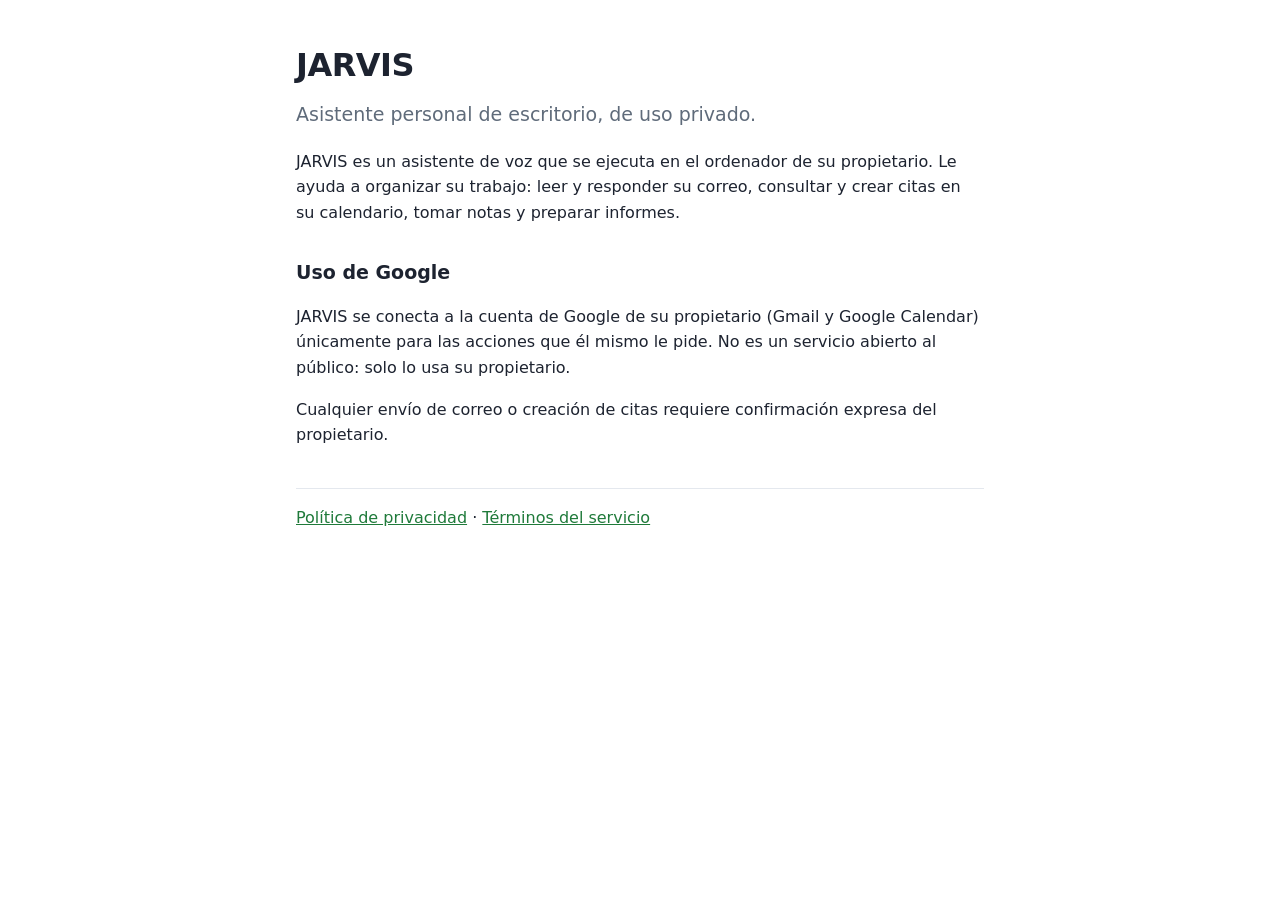
<file: index.html>
<!DOCTYPE html>
<html lang="es">
<head>
<meta charset="UTF-8">
<meta name="viewport" content="width=device-width, initial-scale=1">
<title>JARVIS · Asistente personal</title>
<link rel="stylesheet" href="estilo.css">
</head>
<body>
<main>
  <h1>JARVIS</h1>
  <p class="lead">Asistente personal de escritorio, de uso privado.</p>

  <p>JARVIS es un asistente de voz que se ejecuta en el ordenador de su propietario.
  Le ayuda a organizar su trabajo: leer y responder su correo, consultar y crear citas
  en su calendario, tomar notas y preparar informes.</p>

  <h2>Uso de Google</h2>
  <p>JARVIS se conecta a la cuenta de Google de su propietario (Gmail y Google Calendar)
  únicamente para las acciones que él mismo le pide. No es un servicio abierto al público:
  solo lo usa su propietario.</p>

  <p>Cualquier envío de correo o creación de citas requiere confirmación expresa del propietario.</p>

  <nav>
    <a href="privacidad.html">Política de privacidad</a> ·
    <a href="terminos.html">Términos del servicio</a>
  </nav>
</main>
</body>
</html>
</file>
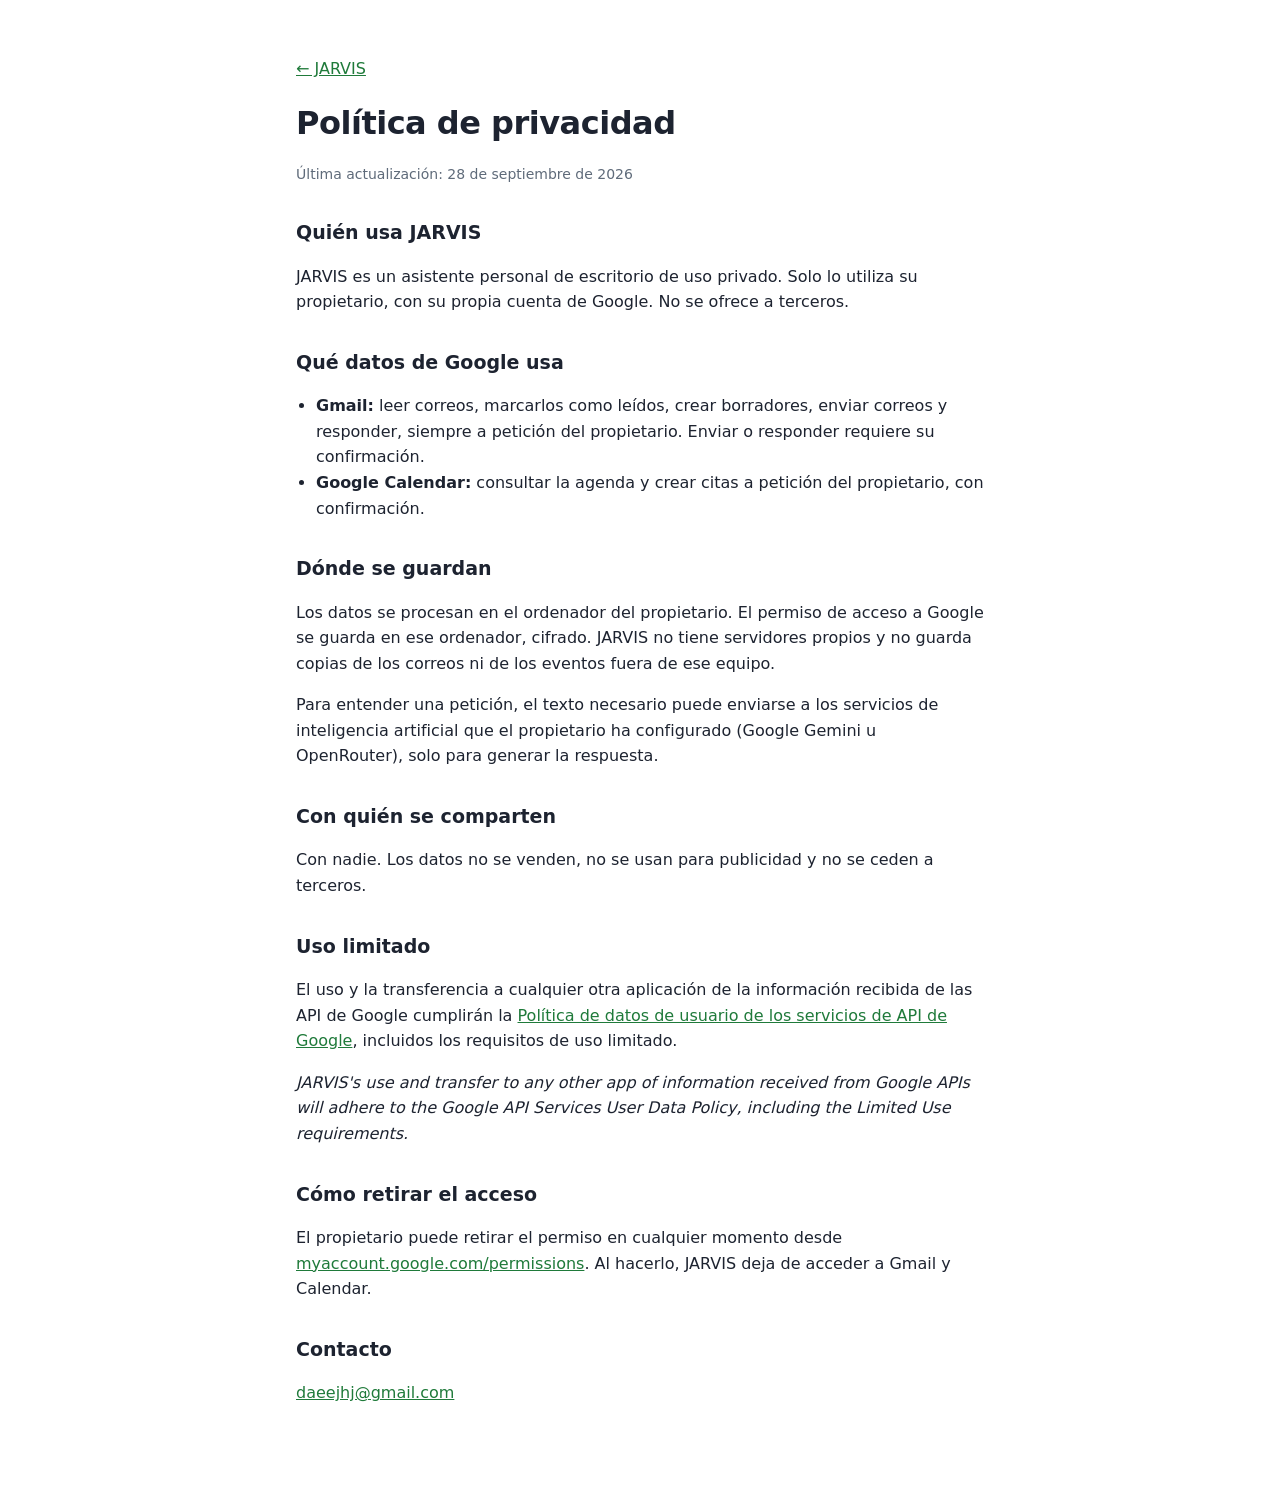
<file: privacidad.html>
<!DOCTYPE html>
<html lang="es">
<head>
<meta charset="UTF-8">
<meta name="viewport" content="width=device-width, initial-scale=1">
<title>JARVIS · Política de privacidad</title>
<link rel="stylesheet" href="estilo.css">
</head>
<body>
<main>
  <p><a href="index.html">← JARVIS</a></p>
  <h1>Política de privacidad</h1>
  <p class="sub">Última actualización: 28 de septiembre de 2026</p>

  <h2>Quién usa JARVIS</h2>
  <p>JARVIS es un asistente personal de escritorio de uso privado. Solo lo utiliza su
  propietario, con su propia cuenta de Google. No se ofrece a terceros.</p>

  <h2>Qué datos de Google usa</h2>
  <ul>
    <li><strong>Gmail:</strong> leer correos, marcarlos como leídos, crear borradores,
    enviar correos y responder, siempre a petición del propietario. Enviar o responder
    requiere su confirmación.</li>
    <li><strong>Google Calendar:</strong> consultar la agenda y crear citas a petición
    del propietario, con confirmación.</li>
  </ul>

  <h2>Dónde se guardan</h2>
  <p>Los datos se procesan en el ordenador del propietario. El permiso de acceso a Google
  se guarda en ese ordenador, cifrado. JARVIS no tiene servidores propios y no guarda copias
  de los correos ni de los eventos fuera de ese equipo.</p>
  <p>Para entender una petición, el texto necesario puede enviarse a los servicios de
  inteligencia artificial que el propietario ha configurado (Google Gemini u OpenRouter),
  solo para generar la respuesta.</p>

  <h2>Con quién se comparten</h2>
  <p>Con nadie. Los datos no se venden, no se usan para publicidad y no se ceden a terceros.</p>

  <h2>Uso limitado</h2>
  <p>El uso y la transferencia a cualquier otra aplicación de la información recibida de las
  API de Google cumplirán la
  <a href="https://developers.google.com/terms/api-services-user-data-policy">Política de datos
  de usuario de los servicios de API de Google</a>, incluidos los requisitos de uso limitado.</p>
  <p lang="en"><em>JARVIS's use and transfer to any other app of information received from Google
  APIs will adhere to the Google API Services User Data Policy, including the Limited Use
  requirements.</em></p>

  <h2>Cómo retirar el acceso</h2>
  <p>El propietario puede retirar el permiso en cualquier momento desde
  <a href="https://myaccount.google.com/permissions">myaccount.google.com/permissions</a>.
  Al hacerlo, JARVIS deja de acceder a Gmail y Calendar.</p>

  <h2>Contacto</h2>
  <p><a href="mailto:daeejhj@gmail.com">daeejhj@gmail.com</a></p>
</main>
</body>
</html>
</file>
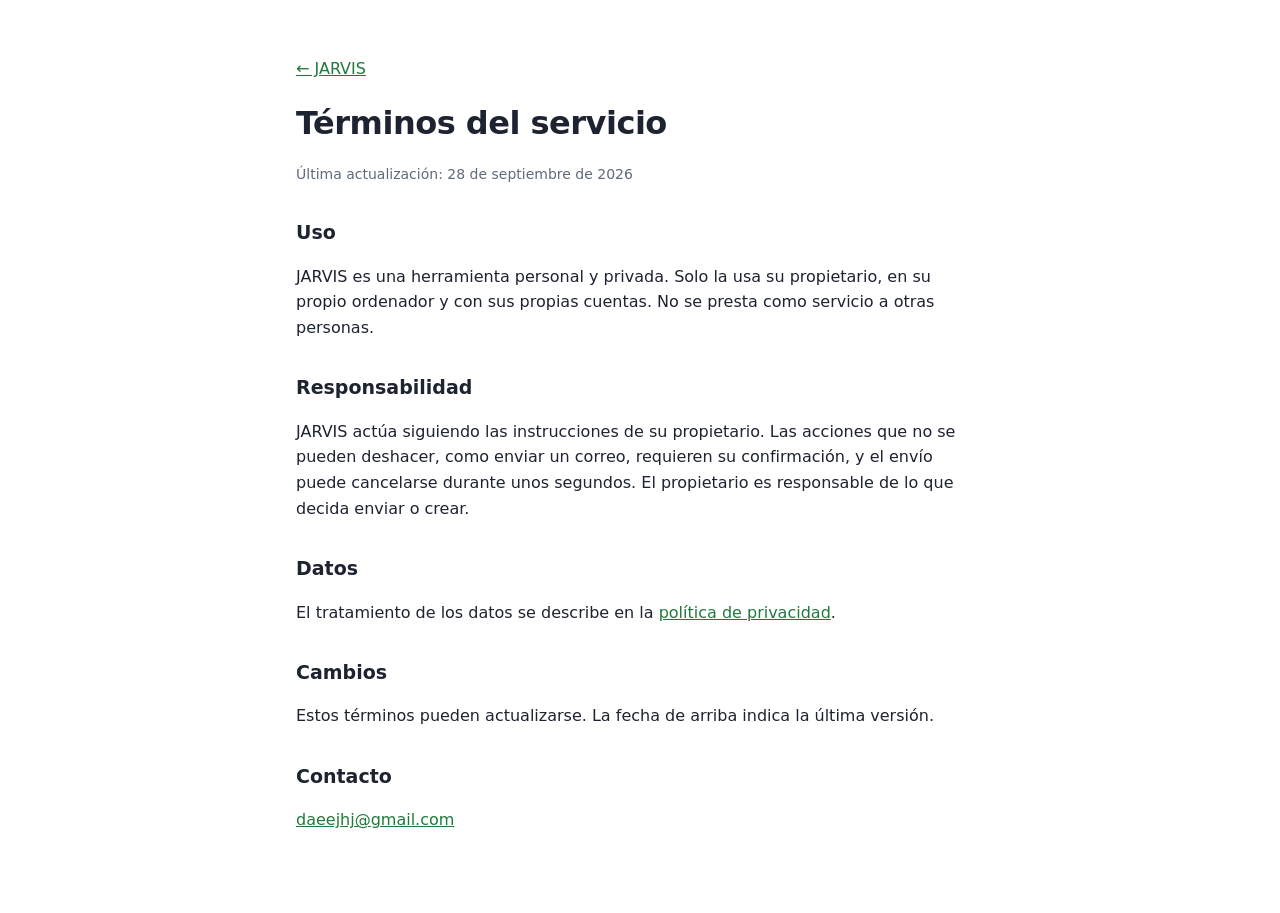
<file: terminos.html>
<!DOCTYPE html>
<html lang="es">
<head>
<meta charset="UTF-8">
<meta name="viewport" content="width=device-width, initial-scale=1">
<title>JARVIS · Términos del servicio</title>
<link rel="stylesheet" href="estilo.css">
</head>
<body>
<main>
  <p><a href="index.html">← JARVIS</a></p>
  <h1>Términos del servicio</h1>
  <p class="sub">Última actualización: 28 de septiembre de 2026</p>

  <h2>Uso</h2>
  <p>JARVIS es una herramienta personal y privada. Solo la usa su propietario, en su propio
  ordenador y con sus propias cuentas. No se presta como servicio a otras personas.</p>

  <h2>Responsabilidad</h2>
  <p>JARVIS actúa siguiendo las instrucciones de su propietario. Las acciones que no se pueden
  deshacer, como enviar un correo, requieren su confirmación, y el envío puede cancelarse
  durante unos segundos. El propietario es responsable de lo que decida enviar o crear.</p>

  <h2>Datos</h2>
  <p>El tratamiento de los datos se describe en la
  <a href="privacidad.html">política de privacidad</a>.</p>

  <h2>Cambios</h2>
  <p>Estos términos pueden actualizarse. La fecha de arriba indica la última versión.</p>

  <h2>Contacto</h2>
  <p><a href="mailto:daeejhj@gmail.com">daeejhj@gmail.com</a></p>
</main>
</body>
</html>
</file>
<file: estilo.css>
:root { --bg: #ffffff; --text: #1d2330; --muted: #5f6b7a; --accent: #1f7a3a; --line: #e4e8ee; }
@media (prefers-color-scheme: dark) {
  :root { --bg: #0b0e14; --text: #dde3ed; --muted: #8a95a6; --accent: #39ff14; --line: #222a36; }
}
* { box-sizing: border-box; }
body { margin: 0; background: var(--bg); color: var(--text);
       font: 16px/1.6 system-ui, -apple-system, "Segoe UI", sans-serif; }
main { max-width: 720px; margin: 0 auto; padding: 40px 16px 64px; }
h1 { font-size: 32px; margin: 0 0 8px; letter-spacing: -0.5px; }
h2 { font-size: 19px; margin: 32px 0 8px; }
.lead { font-size: 19px; color: var(--muted); margin-top: 0; }
.sub { color: var(--muted); font-size: 14px; }
a { color: var(--accent); }
nav { margin-top: 40px; padding-top: 16px; border-top: 1px solid var(--line); }
ul { padding-left: 20px; }
</file>
